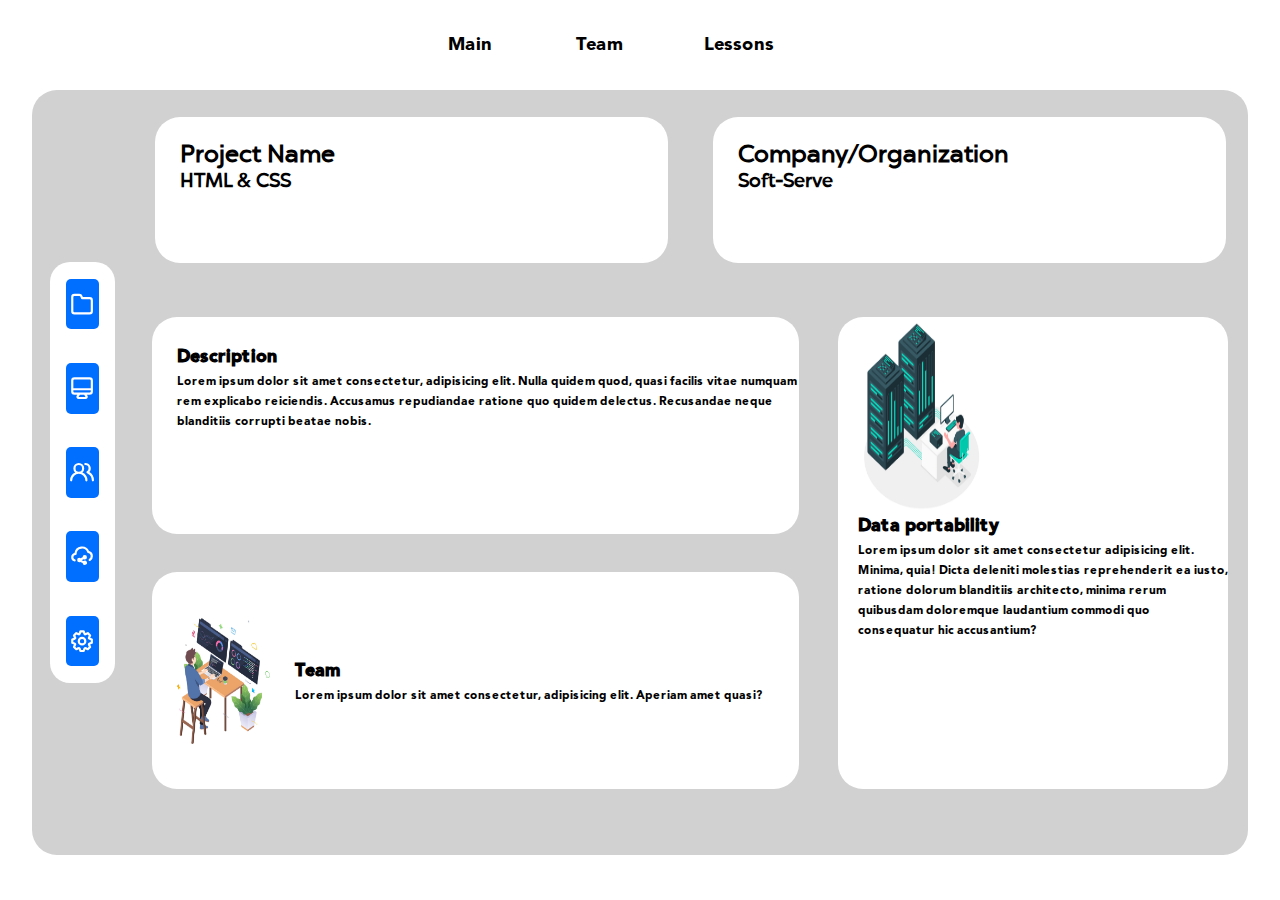
<file: index.html>
<!DOCTYPE html>
<html lang="en">

<head>
    <meta charset="UTF-8">
    <meta name="viewport" content="width=device-width, initial-scale=1.0">
    <meta http-equiv="X-UA-Compatible" content="ie=edge">
    <title>Home</title>
    <link rel="stylesheet" href="style.css">
</head>

<body>
    <div class="main-content">
        <div class="title">
            <ul class="menu">
                <li class="menu-links">
                    <a href="index.html" class="menu-item">Main</a>
                </li>
                <li class="menu-links">
                    <a href="team.html" class="menu-item">Team</a>
                </li>
                <li class="menu-links">
                    <a href="lessons.html" class="menu-item">Lessons</a>
                </li>
            </ul>
        </div>
        <div class="content">
            <div class="mainToolBox">
                <div class="toolbox">
                    <a href="index.html" class="svg-item folder ">
                        <svg xmlns="http://www.w3.org/2000/svg" viewBox="0 0 24 24" class="miniToolBox folder-color">
                            <path
                                d="M19,5.5H12.72l-.32-1a3,3,0,0,0-2.84-2H5a3,3,0,0,0-3,3v13a3,3,0,0,0,3,3H19a3,3,0,0,0,3-3V8.5A3,3,0,0,0,19,5.5Zm1,13a1,1,0,0,1-1,1H5a1,1,0,0,1-1-1V5.5a1,1,0,0,1,1-1H9.56a1,1,0,0,1,.95.68l.54,1.64A1,1,0,0,0,12,7.5h7a1,1,0,0,1,1,1Z" />
                        </svg>
                    </a>
                    <a href="account.html" class="svg-item folder account"><svg xmlns="http://www.w3.org/2000/svg" viewBox="0 0 24 24"
                            class="miniToolBox" >
                            <path
                                d="M19,2H5A3,3,0,0,0,2,5V15a3,3,0,0,0,3,3H7.64l-.58,1a2,2,0,0,0,0,2,2,2,0,0,0,1.75,1h6.46A2,2,0,0,0,17,21a2,2,0,0,0,0-2l-.59-1H19a3,3,0,0,0,3-3V5A3,3,0,0,0,19,2ZM8.77,20,10,18H14l1.2,2ZM20,15a1,1,0,0,1-1,1H5a1,1,0,0,1-1-1V14H20Zm0-3H4V5A1,1,0,0,1,5,4H19a1,1,0,0,1,1,1Z" />
                        </svg></a>
                    <a href="#" class="svg-item folder group"><svg xmlns="http://www.w3.org/2000/svg" viewBox="0 0 24 24"
                            class="miniToolBox">
                            <path
                                d="M12.3,12.22A4.92,4.92,0,0,0,14,8.5a5,5,0,0,0-10,0,4.92,4.92,0,0,0,1.7,3.72A8,8,0,0,0,1,19.5a1,1,0,0,0,2,0,6,6,0,0,1,12,0,1,1,0,0,0,2,0A8,8,0,0,0,12.3,12.22ZM9,11.5a3,3,0,1,1,3-3A3,3,0,0,1,9,11.5Zm9.74.32A5,5,0,0,0,15,3.5a1,1,0,0,0,0,2,3,3,0,0,1,3,3,3,3,0,0,1-1.5,2.59,1,1,0,0,0-.5.84,1,1,0,0,0,.45.86l.39.26.13.07a7,7,0,0,1,4,6.38,1,1,0,0,0,2,0A9,9,0,0,0,18.74,11.82Z" />
                        </svg></a>
                    <a href="#" class="svg-item folder cloud"><svg xmlns="http://www.w3.org/2000/svg" data-name="Layer 1"
                            viewBox="0 0 24 24" class="miniToolBox">
                            <path
                                d="M14.5,15a2,2,0,1,0-2-2l-1.9.87a2,2,0,0,0-1.1-.33,2,2,0,0,0,0,4,1.88,1.88,0,0,0,.92-.24l2.1,1a2,2,0,1,0,.8-1.84l-1.75-.8,1.91-.88A2,2,0,0,0,14.5,15Zm3.92-7.78A7,7,0,0,0,5.06,9.11a4,4,0,0,0-.38,7.66,1.13,1.13,0,0,0,.32.05,1,1,0,0,0,.32-2A2,2,0,0,1,4,13a2,2,0,0,1,2-2,1,1,0,0,0,1-1,5,5,0,0,1,9.73-1.61,1,1,0,0,0,.78.67,3,3,0,0,1,1,5.53,1,1,0,1,0,1,1.74A5,5,0,0,0,22,12,5,5,0,0,0,18.42,7.22Z" />
                        </svg></a>
                    <a href="#" class="svg-item folder settings"><svg xmlns="http://www.w3.org/2000/svg" viewBox="0 0 24 24"
                            class="miniToolBox">
                            <path
                                d="M21.32,9.55l-1.89-.63.89-1.78A1,1,0,0,0,20.13,6L18,3.87a1,1,0,0,0-1.15-.19l-1.78.89-.63-1.89A1,1,0,0,0,13.5,2h-3a1,1,0,0,0-.95.68L8.92,4.57,7.14,3.68A1,1,0,0,0,6,3.87L3.87,6a1,1,0,0,0-.19,1.15l.89,1.78-1.89.63A1,1,0,0,0,2,10.5v3a1,1,0,0,0,.68.95l1.89.63-.89,1.78A1,1,0,0,0,3.87,18L6,20.13a1,1,0,0,0,1.15.19l1.78-.89.63,1.89a1,1,0,0,0,.95.68h3a1,1,0,0,0,.95-.68l.63-1.89,1.78.89A1,1,0,0,0,18,20.13L20.13,18a1,1,0,0,0,.19-1.15l-.89-1.78,1.89-.63A1,1,0,0,0,22,13.5v-3A1,1,0,0,0,21.32,9.55ZM20,12.78l-1.2.4A2,2,0,0,0,17.64,16l.57,1.14-1.1,1.1L16,17.64a2,2,0,0,0-2.79,1.16l-.4,1.2H11.22l-.4-1.2A2,2,0,0,0,8,17.64l-1.14.57-1.1-1.1L6.36,16A2,2,0,0,0,5.2,13.18L4,12.78V11.22l1.2-.4A2,2,0,0,0,6.36,8L5.79,6.89l1.1-1.1L8,6.36A2,2,0,0,0,10.82,5.2l.4-1.2h1.56l.4,1.2A2,2,0,0,0,16,6.36l1.14-.57,1.1,1.1L17.64,8a2,2,0,0,0,1.16,2.79l1.2.4ZM12,8a4,4,0,1,0,4,4A4,4,0,0,0,12,8Zm0,6a2,2,0,1,1,2-2A2,2,0,0,1,12,14Z" />
                        </svg></a>
                </div>
            </div>
            <div class="text-content">
                <div class="projectname">
                    <h2>Project Name</h2>
                    <h3>HTML & CSS</h3>
                </div>
                <div class="Company-Organization">
                    <h2>Company/Organization</h2>
                    <h3>Soft-Serve</h3>
                </div>
                <div class="div-Content">
                    <div class="Description">
                        <h2>Description</h2>
                        <p>Lorem ipsum dolor sit amet consectetur, adipisicing elit. Nulla quidem quod, quasi
                            facilis vitae numquam rem explicabo reiciendis. Accusamus repudiandae ratione quo quidem
                            delectus.
                            Recusandae neque blanditiis corrupti beatae nobis.</p>
                    </div>
                    <div class="Team">
                        <div class="Team-img"></div>
                        <div class="text-team">
                            <h2>Team</h2>
                            <p>Lorem ipsum dolor sit amet consectetur, adipisicing elit. Aperiam amet quasi?</p>
                        </div>
                    </div>
                </div>
                <div class="Data-portability">
                    <div class="Data-portability-img"></div>
                    <div class="text-data-portability">
                        <h2>Data portability</h2>
                        <p>Lorem ipsum dolor sit amet consectetur adipisicing elit. Minima, quia! Dicta deleniti
                            molestias
                            reprehenderit ea iusto, ratione dolorum blanditiis architecto, minima rerum quibusdam
                            doloremque laudantium commodi quo consequatur hic accusantium?</p>
                    </div>
                </div>
            </div>
        </div>
    </div>

</body>

</html>
</file>
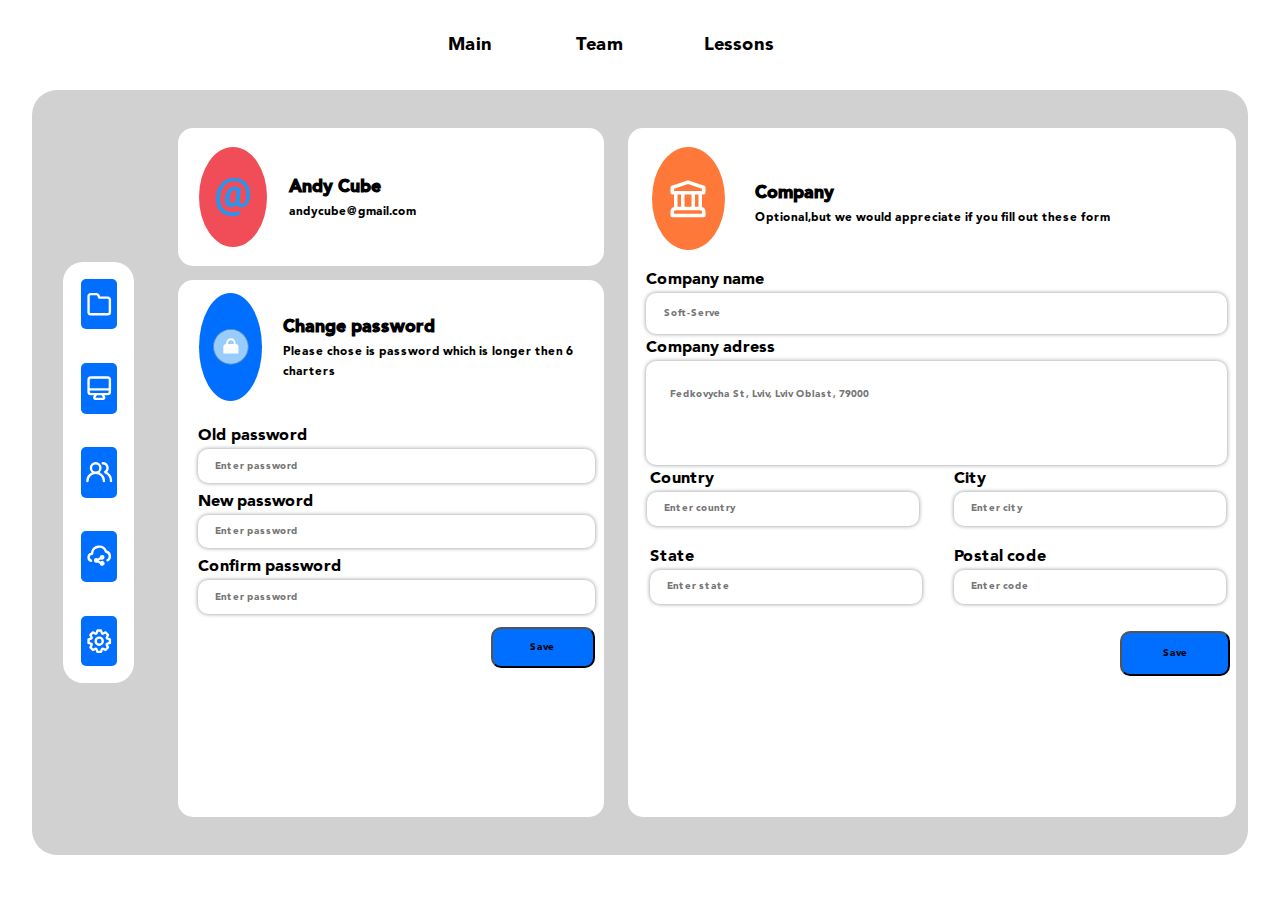
<file: account.html>
<!DOCTYPE html>
<html lang="en">

<head>
    <meta charset="UTF-8">
    <meta name="viewport" content="width=device-width, initial-scale=1.0">
    <meta http-equiv="X-UA-Compatible" content="ie=edge">
    <title>Account</title>
    <link rel="stylesheet" href="style.css">
</head>

<body>
    <div class="main-content">
        <div class="title">
            <ul class="menu">
                <li class="menu-links">
                    <a href="index.html" class="menu-item">Main</a>
                </li>
                <li class="menu-links">
                    <a href="team.html" class="menu-item">Team</a>
                </li>
                <li class="menu-links">
                    <a href="lessons.html" class="menu-item">Lessons</a>
                </li>
            </ul>
        </div>
        <div class="content  account-content">
            <div class="mainToolBox">
                <div class="toolbox">
                    <a href="index.html" class="svg-item folder ">
                        <svg xmlns="http://www.w3.org/2000/svg" viewBox="0 0 24 24" class="miniToolBox folder-color">
                            <path
                                d="M19,5.5H12.72l-.32-1a3,3,0,0,0-2.84-2H5a3,3,0,0,0-3,3v13a3,3,0,0,0,3,3H19a3,3,0,0,0,3-3V8.5A3,3,0,0,0,19,5.5Zm1,13a1,1,0,0,1-1,1H5a1,1,0,0,1-1-1V5.5a1,1,0,0,1,1-1H9.56a1,1,0,0,1,.95.68l.54,1.64A1,1,0,0,0,12,7.5h7a1,1,0,0,1,1,1Z" />
                        </svg>
                    </a>
                    <a href="account.html" class="svg-item folder account"><svg xmlns="http://www.w3.org/2000/svg"
                            viewBox="0 0 24 24" class="miniToolBox">
                            <path
                                d="M19,2H5A3,3,0,0,0,2,5V15a3,3,0,0,0,3,3H7.64l-.58,1a2,2,0,0,0,0,2,2,2,0,0,0,1.75,1h6.46A2,2,0,0,0,17,21a2,2,0,0,0,0-2l-.59-1H19a3,3,0,0,0,3-3V5A3,3,0,0,0,19,2ZM8.77,20,10,18H14l1.2,2ZM20,15a1,1,0,0,1-1,1H5a1,1,0,0,1-1-1V14H20Zm0-3H4V5A1,1,0,0,1,5,4H19a1,1,0,0,1,1,1Z" />
                        </svg></a>
                    <a href="#" class="svg-item folder group"><svg xmlns="http://www.w3.org/2000/svg"
                            viewBox="0 0 24 24" class="miniToolBox">
                            <path
                                d="M12.3,12.22A4.92,4.92,0,0,0,14,8.5a5,5,0,0,0-10,0,4.92,4.92,0,0,0,1.7,3.72A8,8,0,0,0,1,19.5a1,1,0,0,0,2,0,6,6,0,0,1,12,0,1,1,0,0,0,2,0A8,8,0,0,0,12.3,12.22ZM9,11.5a3,3,0,1,1,3-3A3,3,0,0,1,9,11.5Zm9.74.32A5,5,0,0,0,15,3.5a1,1,0,0,0,0,2,3,3,0,0,1,3,3,3,3,0,0,1-1.5,2.59,1,1,0,0,0-.5.84,1,1,0,0,0,.45.86l.39.26.13.07a7,7,0,0,1,4,6.38,1,1,0,0,0,2,0A9,9,0,0,0,18.74,11.82Z" />
                        </svg></a>
                    <a href="#" class="svg-item folder cloud"><svg xmlns="http://www.w3.org/2000/svg"
                            data-name="Layer 1" viewBox="0 0 24 24" class="miniToolBox">
                            <path
                                d="M14.5,15a2,2,0,1,0-2-2l-1.9.87a2,2,0,0,0-1.1-.33,2,2,0,0,0,0,4,1.88,1.88,0,0,0,.92-.24l2.1,1a2,2,0,1,0,.8-1.84l-1.75-.8,1.91-.88A2,2,0,0,0,14.5,15Zm3.92-7.78A7,7,0,0,0,5.06,9.11a4,4,0,0,0-.38,7.66,1.13,1.13,0,0,0,.32.05,1,1,0,0,0,.32-2A2,2,0,0,1,4,13a2,2,0,0,1,2-2,1,1,0,0,0,1-1,5,5,0,0,1,9.73-1.61,1,1,0,0,0,.78.67,3,3,0,0,1,1,5.53,1,1,0,1,0,1,1.74A5,5,0,0,0,22,12,5,5,0,0,0,18.42,7.22Z" />
                        </svg></a>
                    <a href="#" class="svg-item folder settings"><svg xmlns="http://www.w3.org/2000/svg"
                            viewBox="0 0 24 24" class="miniToolBox">
                            <path
                                d="M21.32,9.55l-1.89-.63.89-1.78A1,1,0,0,0,20.13,6L18,3.87a1,1,0,0,0-1.15-.19l-1.78.89-.63-1.89A1,1,0,0,0,13.5,2h-3a1,1,0,0,0-.95.68L8.92,4.57,7.14,3.68A1,1,0,0,0,6,3.87L3.87,6a1,1,0,0,0-.19,1.15l.89,1.78-1.89.63A1,1,0,0,0,2,10.5v3a1,1,0,0,0,.68.95l1.89.63-.89,1.78A1,1,0,0,0,3.87,18L6,20.13a1,1,0,0,0,1.15.19l1.78-.89.63,1.89a1,1,0,0,0,.95.68h3a1,1,0,0,0,.95-.68l.63-1.89,1.78.89A1,1,0,0,0,18,20.13L20.13,18a1,1,0,0,0,.19-1.15l-.89-1.78,1.89-.63A1,1,0,0,0,22,13.5v-3A1,1,0,0,0,21.32,9.55ZM20,12.78l-1.2.4A2,2,0,0,0,17.64,16l.57,1.14-1.1,1.1L16,17.64a2,2,0,0,0-2.79,1.16l-.4,1.2H11.22l-.4-1.2A2,2,0,0,0,8,17.64l-1.14.57-1.1-1.1L6.36,16A2,2,0,0,0,5.2,13.18L4,12.78V11.22l1.2-.4A2,2,0,0,0,6.36,8L5.79,6.89l1.1-1.1L8,6.36A2,2,0,0,0,10.82,5.2l.4-1.2h1.56l.4,1.2A2,2,0,0,0,16,6.36l1.14-.57,1.1,1.1L17.64,8a2,2,0,0,0,1.16,2.79l1.2.4ZM12,8a4,4,0,1,0,4,4A4,4,0,0,0,12,8Zm0,6a2,2,0,1,1,2-2A2,2,0,0,1,12,14Z" />
                        </svg></a>
                </div>
            </div>
            <div class="BigBox">
                <div class="email">
                    <div class="svg-email">
                        <svg xmlns="http://www.w3.org/2000/svg" width="48" height="48" viewBox="0 0 48 48">
                            <path fill="#2196F3"
                                d="M40.977,22.892c-0.15,3.471-1.008,6.226-2.573,8.266s-3.671,3.059-6.313,3.059c-1.167,0-2.173-0.251-3.021-0.752c-0.847-0.499-1.486-1.22-1.921-2.154c-1.355,1.897-3.125,2.847-5.307,2.847c-1.979,0-3.511-0.835-4.594-2.502c-1.084-1.668-1.492-3.869-1.221-6.607c0.244-2.236,0.811-4.227,1.699-5.969c0.887-1.74,2.009-3.08,3.364-4.015c1.355-0.935,2.819-1.403,4.392-1.403c1.938,0,3.592,0.448,4.961,1.344l1.281,0.873L30.688,27.63c-0.136,1.07-0.018,1.891,0.356,2.459c0.372,0.57,0.965,0.854,1.778,0.854c1.247,0,2.291-0.729,3.131-2.187c0.84-1.456,1.301-3.362,1.383-5.723c0.23-4.731-0.721-8.368-2.855-10.907c-2.136-2.541-5.298-3.813-9.485-3.813c-2.617,0-4.948,0.664-6.994,1.993c-2.047,1.329-3.661,3.217-4.839,5.664c-1.18,2.445-1.845,5.247-1.994,8.406c-0.216,4.798,0.746,8.509,2.888,11.131c2.141,2.623,5.347,3.934,9.617,3.934c1.125,0,2.304-0.124,3.538-0.376c1.232-0.251,2.298-0.587,3.191-1.006l0.773,3.13c-0.827,0.543-1.941,0.981-3.346,1.313C26.429,42.836,25.015,43,23.592,43c-3.579,0-6.628-0.723-9.149-2.164c-2.521-1.444-4.402-3.571-5.642-6.385c-1.24-2.813-1.779-6.173-1.617-10.074C7.346,20.634,8.2,17.28,9.747,14.313c1.544-2.969,3.648-5.264,6.313-6.881C18.722,5.811,21.728,5,25.076,5c3.401,0,6.33,0.729,8.783,2.186c2.452,1.456,4.289,3.54,5.51,6.251C40.59,16.148,41.125,19.299,40.977,22.892z M20.542,25.047c-0.15,1.789,0.007,3.148,0.468,4.076c0.459,0.929,1.206,1.395,2.236,1.395c0.664,0,1.294-0.292,1.891-0.876c0.596-0.583,1.092-1.422,1.484-2.521l0.854-9.617c-0.527-0.177-1.071-0.264-1.626-0.264c-1.559,0-2.769,0.664-3.629,1.992C21.358,20.56,20.799,22.5,20.542,25.047z" />
                        </svg>
                    </div>
                    <div>
                        <h2>Andy Cube</h2>
                        <p>andycube@gmail.com</p>
                    </div>
                </div>
                <div class="password">
                    <div class="block25">
                        <div class="svg-password">
                            <svg xmlns="http://www.w3.org/2000/svg" viewBox="0 0 40 40 " class="svg-cmp">
                                <path fill="#98ccfd"
                                    d="M20,38.5C9.799,38.5,1.5,30.201,1.5,20S9.799,1.5,20,1.5S38.5,9.799,38.5,20S30.201,38.5,20,38.5z" />
                                <path fill="#4788c7"
                                    d="M20,2c9.925,0,18,8.075,18,18s-8.075,18-18,18S2,29.925,2,20S10.075,2,20,2 M20,1 C9.507,1,1,9.507,1,20s8.507,19,19,19s19-8.507,19-19S30.493,1,20,1L20,1z" />
                                <path fill="#fff"
                                    d="M25,17H15c-1.657,0-3,1.343-3,3v7h16v-7C28,18.343,26.657,17,25,17z" />
                                <path fill="none" stroke="#fff" stroke-miterlimit="10" stroke-width="2"
                                    d="M20,24L20,24c-2.2,0-4-1.8-4-4v-4c0-2.2,1.8-4,4-4 h0c2.2,0,4,1.8,4,4v4C24,22.2,22.2,24,20,24z" />
                            </svg>
                        </div>
                        <div>
                            <h2>Change password</h2>

                            <p> Please chose is password which is longer then 6 charters</p>
                        </div>
                    </div>

                    <div class="password-details">
                        <form action="https://formspree.io/FORM_ID" method="POST">
                        <label for="Old password" class="name">Old password</label>
                        <input type="password" class="Old-password" id="Old password" placeholder="Enter password">
                        <label for="New password" class="name">New password</label>
                        <input type="password" class="New-password" id="New password" placeholder="Enter password">
                        <label for="Confirm password" class="name">Confirm password</label>
                        <input type="password" class="Confirm-password" id="Confirm password"
                            placeholder="Enter password">
                        <label for="button" class="name"></label>
                        <input type="button" class="Save" id="Save" value="Save">
                        </form>
                    </div>
                </div>
            </div>
            <div class="Company">
                <div class="company-main-box">
                    <div class="svg-company">
                        <svg xmlns="http://www.w3.org/2000/svg" data-name="Layer 1" viewBox="0 0 25 25" class="svg-cmp">
                            <path
                                d="M21,10a.99974.99974,0,0,0,1-1V6a.9989.9989,0,0,0-.68359-.94824l-9-3a1.002,1.002,0,0,0-.63282,0l-9,3A.9989.9989,0,0,0,2,6V9a.99974.99974,0,0,0,1,1H4v7.18427A2.99507,2.99507,0,0,0,2,20v2a.99974.99974,0,0,0,1,1H21a.99974.99974,0,0,0,1-1V20a2.99507,2.99507,0,0,0-2-2.81573V10ZM20,21H4V20a1.001,1.001,0,0,1,1-1H19a1.001,1.001,0,0,1,1,1ZM6,17V10H8v7Zm4,0V10h4v7Zm6,0V10h2v7ZM4,8V6.7207l8-2.667,8,2.667V8Z" />
                        </svg>
                    </div>
                    <div class="company-details">
                        <h2>Company</h2>
                        <p>Optional,but we would appreciate if you fill out these form</p>
                    </div>
                </div>
                <label for="Name" class="name">Company name</label>
                <input type="text" class="Soft-Serve" id="Name" placeholder="Soft-Serve">
                <label for="adress" class="name">Company adress</label>
                <textarea name="adress" id="adress" class="adress"placeholder="Fedkovycha St, Lviv, Lviv Oblast, 79000"></textarea>
                <form
                action="https://formspree.io/FORM_ID"
                method="POST"
              >
                <div class="place-details">
                    <div class="Country1"><label for="Country" class="name">Country</label>
                        <input type="text" class="country" id="Country" placeholder="Enter country"></div>

                    <div class="City1"><label for="City" class="name">City</label>
                        <input type="text" class="city" id="City" placeholder="Enter city"></div>

                    <div class="State1"><label for="State" class="name">State</label>
                        <input type="text" class="state" id="State" placeholder="Enter state"></div>

                    <div class="Postal-code1"><label for="Postal-code" class="name">Postal code</label>
                        <input type="text" class="postal-code" id="Postal-code" placeholder="Enter code"></div>
                </div>
                <div><label for="button" class="name"></label>
                    <input type="button" class="save2" id="Save2" value="Save">
                </div>
                </form>

            </div>

        </div>

    </div>

</body>

</html>
</file>
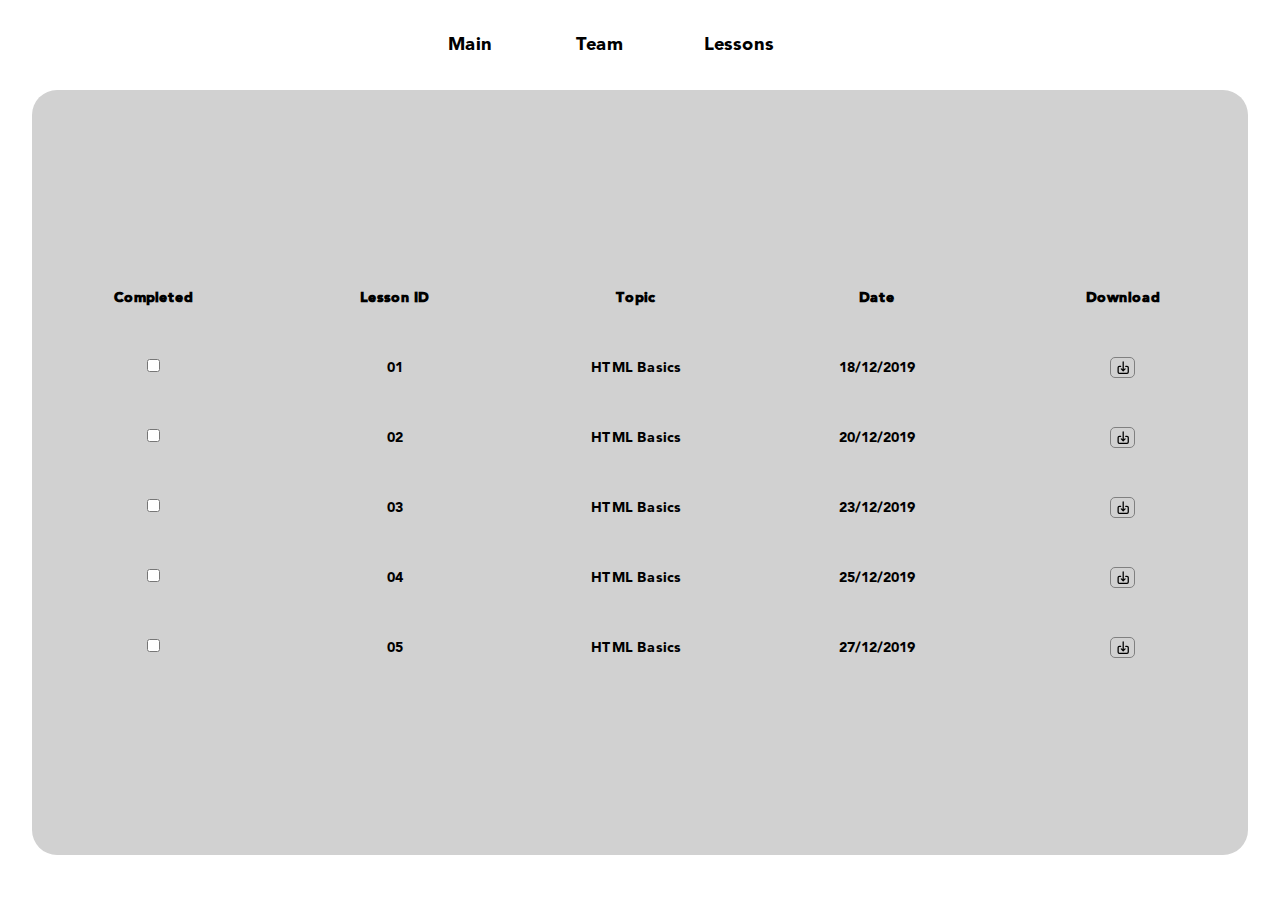
<file: lessons.html>
<!DOCTYPE html>
<html lang="en">

<head>
    <meta charset="UTF-8">
    <meta name="viewport" content="width=device-width, initial-scale=1.0">
    <meta http-equiv="X-UA-Compatible" content="ie=edge">
    <title>Lessons</title>
    <link rel="stylesheet" href="style.css">
</head>

<body>
    <div class="main-content">
        <div class="title">
            <ul class="menu">
                <li class="menu-links">
                    <a href="index.html" class="menu-item">Main</a>
                </li>
                <li class="menu-links">
                    <a href="team.html" class="menu-item">Team</a>
                </li>
                <li class="menu-links">
                    <a href="lessons.html" class="menu-item">Lessons</a>
                </li>
            </ul>
        </div>
        <div class="content table-content">
            <table>
                <tr>
                    <th>Completed</th>
                    <th>Lesson ID</th>
                    <th>Topic</th>
                    <th>Date</th>
                    <th>Download</th>
                </tr>
                <tr class="line-hover">
                    <td class="border-radius-left "><input type="checkbox"></td>
                    <td>01</td>
                    <td>HTML Basics</td>
                    <td>18/12/2019</td>
                    <td class="td-download border-radius-right">
                        <div class="download">
                            <svg xmlns="http://www.w3.org/2000/svg" viewBox="0 0 24 24" class="svg-button">
                                <path
                                    d="M8.29,13.29a1,1,0,0,0,0,1.42l3,3a1,1,0,0,0,1.42,0l3-3a1,1,0,0,0-1.42-1.42L13,14.59V3a1,1,0,0,0-2,0V14.59l-1.29-1.3A1,1,0,0,0,8.29,13.29ZM18,9H16a1,1,0,0,0,0,2h2a1,1,0,0,1,1,1v7a1,1,0,0,1-1,1H6a1,1,0,0,1-1-1V12a1,1,0,0,1,1-1H8A1,1,0,0,0,8,9H6a3,3,0,0,0-3,3v7a3,3,0,0,0,3,3H18a3,3,0,0,0,3-3V12A3,3,0,0,0,18,9Z" />
                            </svg>
                        </div>
                    </td>
                </tr>
                <tr class="line-hover">
                    <td class="border-radius-left"><input type="checkbox"></td>
                    <td>02</td>
                    <td>HTML Basics</td>
                    <td>20/12/2019</td>
                    <td class="td-download border-radius-right">
                        <div class="download">
                            <svg xmlns="http://www.w3.org/2000/svg" viewBox="0 0 24 24" class="svg-button">
                                <path
                                    d="M8.29,13.29a1,1,0,0,0,0,1.42l3,3a1,1,0,0,0,1.42,0l3-3a1,1,0,0,0-1.42-1.42L13,14.59V3a1,1,0,0,0-2,0V14.59l-1.29-1.3A1,1,0,0,0,8.29,13.29ZM18,9H16a1,1,0,0,0,0,2h2a1,1,0,0,1,1,1v7a1,1,0,0,1-1,1H6a1,1,0,0,1-1-1V12a1,1,0,0,1,1-1H8A1,1,0,0,0,8,9H6a3,3,0,0,0-3,3v7a3,3,0,0,0,3,3H18a3,3,0,0,0,3-3V12A3,3,0,0,0,18,9Z" />
                            </svg>
                        </div>
                    </td>
                </tr>
                <tr class="line-hover">
                    <td class="border-radius-left"><input type="checkbox"></td>
                    <td>03</td>
                    <td>HTML Basics</td>
                    <td>23/12/2019</td>
                    <td class="td-download border-radius-right">
                        <div class="download">
                            <svg xmlns="http://www.w3.org/2000/svg" viewBox="0 0 24 24" class="svg-button">
                                <path
                                    d="M8.29,13.29a1,1,0,0,0,0,1.42l3,3a1,1,0,0,0,1.42,0l3-3a1,1,0,0,0-1.42-1.42L13,14.59V3a1,1,0,0,0-2,0V14.59l-1.29-1.3A1,1,0,0,0,8.29,13.29ZM18,9H16a1,1,0,0,0,0,2h2a1,1,0,0,1,1,1v7a1,1,0,0,1-1,1H6a1,1,0,0,1-1-1V12a1,1,0,0,1,1-1H8A1,1,0,0,0,8,9H6a3,3,0,0,0-3,3v7a3,3,0,0,0,3,3H18a3,3,0,0,0,3-3V12A3,3,0,0,0,18,9Z" />
                            </svg>
                        </div>
                    </td>
                </tr>
                <tr class="line-hover">
                    <td class="border-radius-left"><input type="checkbox"></td>
                    <td>04</td>
                    <td>HTML Basics</td>
                    <td>25/12/2019</td>
                    <td class="td-download border-radius-right">
                        <div class="download">
                            <svg xmlns="http://www.w3.org/2000/svg" viewBox="0 0 24 24" class="svg-button">
                                <path
                                    d="M8.29,13.29a1,1,0,0,0,0,1.42l3,3a1,1,0,0,0,1.42,0l3-3a1,1,0,0,0-1.42-1.42L13,14.59V3a1,1,0,0,0-2,0V14.59l-1.29-1.3A1,1,0,0,0,8.29,13.29ZM18,9H16a1,1,0,0,0,0,2h2a1,1,0,0,1,1,1v7a1,1,0,0,1-1,1H6a1,1,0,0,1-1-1V12a1,1,0,0,1,1-1H8A1,1,0,0,0,8,9H6a3,3,0,0,0-3,3v7a3,3,0,0,0,3,3H18a3,3,0,0,0,3-3V12A3,3,0,0,0,18,9Z" />
                            </svg>
                        </div>
                    </td>
                </tr>
                <tr class="line-hover">
                    <td class="border-radius-left"><input type="checkbox"></td>
                    <td>05</td>
                    <td>HTML Basics</td>
                    <td>27/12/2019</td>
                    <td class="td-download border-radius-right">
                        <div class="download">
                            <svg xmlns="http://www.w3.org/2000/svg" viewBox="0 0 24 24" class="svg-button">
                                <path
                                    d="M8.29,13.29a1,1,0,0,0,0,1.42l3,3a1,1,0,0,0,1.42,0l3-3a1,1,0,0,0-1.42-1.42L13,14.59V3a1,1,0,0,0-2,0V14.59l-1.29-1.3A1,1,0,0,0,8.29,13.29ZM18,9H16a1,1,0,0,0,0,2h2a1,1,0,0,1,1,1v7a1,1,0,0,1-1,1H6a1,1,0,0,1-1-1V12a1,1,0,0,1,1-1H8A1,1,0,0,0,8,9H6a3,3,0,0,0-3,3v7a3,3,0,0,0,3,3H18a3,3,0,0,0,3-3V12A3,3,0,0,0,18,9Z" />
                            </svg>
                        </div>
                    </td>
                </tr>
            </table>
        </div>
    </div>
</body>

</html>
</file>
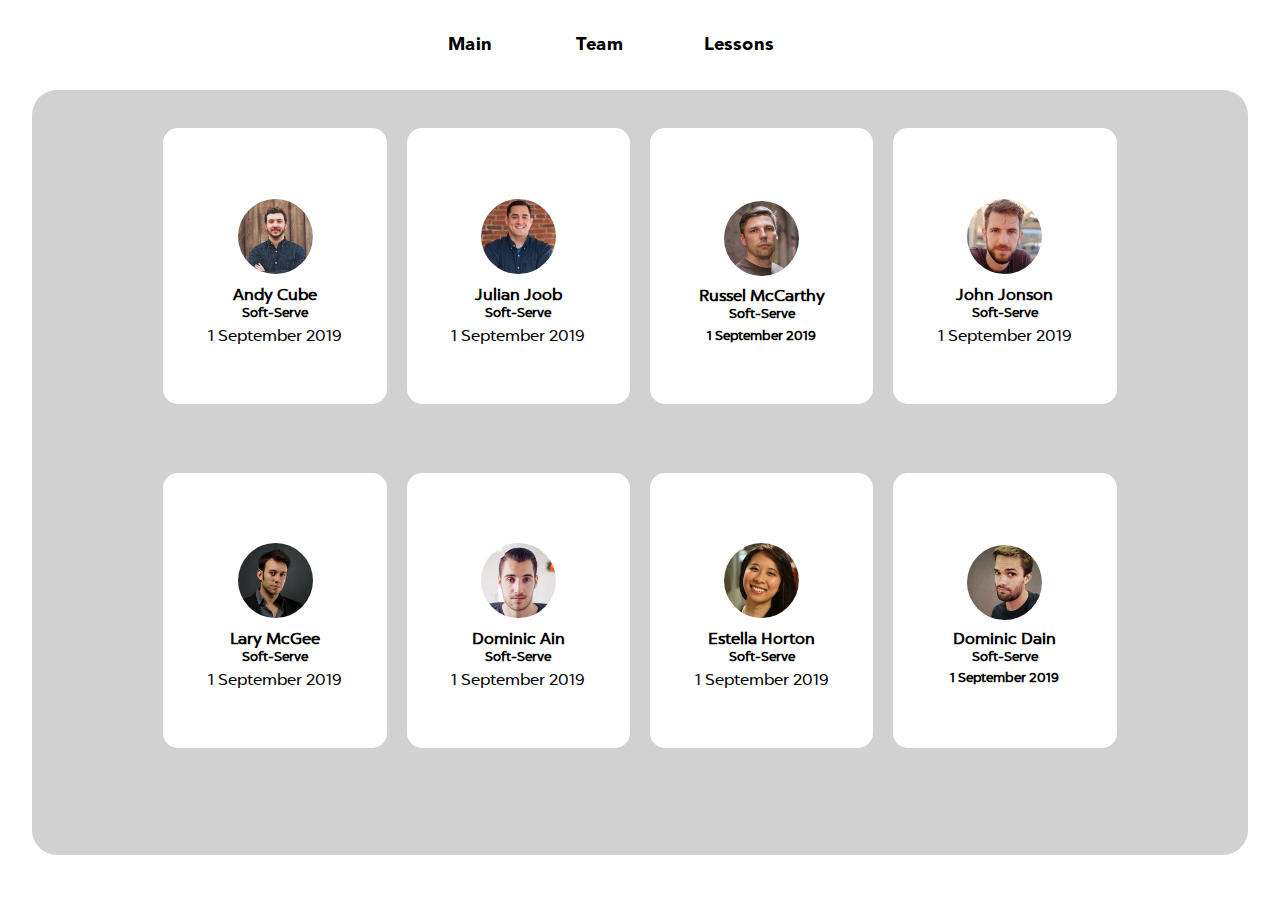
<file: team.html>
<!DOCTYPE html>
<html lang="en">

<head>
    <meta charset="UTF-8">
    <meta name="viewport" content="width=device-width, initial-scale=1.0">
    <meta http-equiv="X-UA-Compatible" content="ie=edge">
    <title>Team</title>
    <link rel="stylesheet" href="style.css">
</head>

<body>
    <div class="main-content">
        <div class="title">
            <ul class="menu">
                <li class="menu-links">
                    <a href="index.html" class="menu-item">Main</a>
                </li>
                <li class="menu-links">
                    <a href="team.html" class="menu-item">Team</a>
                </li>
                <li class="menu-links">
                    <a href="lessons.html" class="menu-item">Lessons</a>
                </li>
            </ul>
        </div>
        <div class="content content2">
            <div class="in-box">
                <div class="team-main-content">
                    <div class="team-photo">
                        <div class="svgboxtrash-1">
                            <svg xmlns="http://www.w3.org/2000/svg" viewBox="0 0 24 24" class="svg-trash1">
                                <path
                                    d="M10,18a1,1,0,0,0,1-1V11a1,1,0,0,0-2,0v6A1,1,0,0,0,10,18ZM20,6H16V5a3,3,0,0,0-3-3H11A3,3,0,0,0,8,5V6H4A1,1,0,0,0,4,8H5V19a3,3,0,0,0,3,3h8a3,3,0,0,0,3-3V8h1a1,1,0,0,0,0-2ZM10,5a1,1,0,0,1,1-1h2a1,1,0,0,1,1,1V6H10Zm7,14a1,1,0,0,1-1,1H8a1,1,0,0,1-1-1V8H17Zm-3-1a1,1,0,0,0,1-1V11a1,1,0,0,0-2,0v6A1,1,0,0,0,14,18Z" />
                                </svg>
                        </div>
                        <div class="photo1"></div>
                        <h4 class="text-Photo hover-color">Andy Cube</h4>
                        <h5 class="hover-color">Soft-Serve</h5>
                        <p class="year hover-color">1 September 2019</p>
                        
                    </div>
                </div>
                <div class="team-main-content">
                    <div class="team-photo">
                        <div class="svgboxtrash-1">
                            <svg xmlns="http://www.w3.org/2000/svg" viewBox="0 0 24 24" class="svg-trash1">
                                <path
                                    d="M10,18a1,1,0,0,0,1-1V11a1,1,0,0,0-2,0v6A1,1,0,0,0,10,18ZM20,6H16V5a3,3,0,0,0-3-3H11A3,3,0,0,0,8,5V6H4A1,1,0,0,0,4,8H5V19a3,3,0,0,0,3,3h8a3,3,0,0,0,3-3V8h1a1,1,0,0,0,0-2ZM10,5a1,1,0,0,1,1-1h2a1,1,0,0,1,1,1V6H10Zm7,14a1,1,0,0,1-1,1H8a1,1,0,0,1-1-1V8H17Zm-3-1a1,1,0,0,0,1-1V11a1,1,0,0,0-2,0v6A1,1,0,0,0,14,18Z" />
                                </svg>
                        </div>
                        <div class="photo2"></div>
                        <h4 class="text-Photo hover-color">Julian Joob</h4>
                        <h5 class="hover-color">Soft-Serve</h5>
                        <p class="year hover-color">1 September 2019</p>

                    </div>
                </div>
                <div class="team-main-content">
                    <div class="team-photo">
                        <div class="svgboxtrash-1">
                            <svg xmlns="http://www.w3.org/2000/svg" viewBox="0 0 24 24" class="svg-trash1">
                                <path
                                    d="M10,18a1,1,0,0,0,1-1V11a1,1,0,0,0-2,0v6A1,1,0,0,0,10,18ZM20,6H16V5a3,3,0,0,0-3-3H11A3,3,0,0,0,8,5V6H4A1,1,0,0,0,4,8H5V19a3,3,0,0,0,3,3h8a3,3,0,0,0,3-3V8h1a1,1,0,0,0,0-2ZM10,5a1,1,0,0,1,1-1h2a1,1,0,0,1,1,1V6H10Zm7,14a1,1,0,0,1-1,1H8a1,1,0,0,1-1-1V8H17Zm-3-1a1,1,0,0,0,1-1V11a1,1,0,0,0-2,0v6A1,1,0,0,0,14,18Z" />
                                </svg>
                        </div>
                        <div class="photo3"></div>
                        <h4 class="text-Photo hover-color">Russel McCarthy</h4>
                        <h5 class="hover-color">Soft-Serve</h5class="hover-color">
                            <p class="year hover-color">1 September 2019</p>

                    </div>
                </div>
                <div class="team-main-content">
                    <div class="team-photo">
                        <div class="svgboxtrash-1">
                            <svg xmlns="http://www.w3.org/2000/svg" viewBox="0 0 24 24" class="svg-trash1">
                                <path
                                    d="M10,18a1,1,0,0,0,1-1V11a1,1,0,0,0-2,0v6A1,1,0,0,0,10,18ZM20,6H16V5a3,3,0,0,0-3-3H11A3,3,0,0,0,8,5V6H4A1,1,0,0,0,4,8H5V19a3,3,0,0,0,3,3h8a3,3,0,0,0,3-3V8h1a1,1,0,0,0,0-2ZM10,5a1,1,0,0,1,1-1h2a1,1,0,0,1,1,1V6H10Zm7,14a1,1,0,0,1-1,1H8a1,1,0,0,1-1-1V8H17Zm-3-1a1,1,0,0,0,1-1V11a1,1,0,0,0-2,0v6A1,1,0,0,0,14,18Z" />
                                </svg>
                        </div>
                        <div class="photo4 hover-color"></div>
                        <h4 class="text-Photo hover-color">John Jonson</h4>
                        <h5 class="hover-color">Soft-Serve</h5>
                        <p class="year hover-color">1 September 2019</p>

                    </div>
                </div>
                <div class="team-main-content">
                    <div class="team-photo">
                        <div class="svgboxtrash-1">
                            <svg xmlns="http://www.w3.org/2000/svg" viewBox="0 0 24 24" class="svg-trash1">
                                <path
                                    d="M10,18a1,1,0,0,0,1-1V11a1,1,0,0,0-2,0v6A1,1,0,0,0,10,18ZM20,6H16V5a3,3,0,0,0-3-3H11A3,3,0,0,0,8,5V6H4A1,1,0,0,0,4,8H5V19a3,3,0,0,0,3,3h8a3,3,0,0,0,3-3V8h1a1,1,0,0,0,0-2ZM10,5a1,1,0,0,1,1-1h2a1,1,0,0,1,1,1V6H10Zm7,14a1,1,0,0,1-1,1H8a1,1,0,0,1-1-1V8H17Zm-3-1a1,1,0,0,0,1-1V11a1,1,0,0,0-2,0v6A1,1,0,0,0,14,18Z" />
                                </svg>
                        </div>
                        <div class="photo5 hover-color"></div>
                        <h4 class="text-Photo hover-color">Lary McGee</h4>
                        <h5 class="hover-color">Soft-Serve</h5>
                        <p class="year hover-color">1 September 2019</p>

                    </div>
                </div>
                <div class="team-main-content">
                    <div class="team-photo">
                        <div class="svgboxtrash-1">
                            <svg xmlns="http://www.w3.org/2000/svg" viewBox="0 0 24 24" class="svg-trash1">
                                <path
                                    d="M10,18a1,1,0,0,0,1-1V11a1,1,0,0,0-2,0v6A1,1,0,0,0,10,18ZM20,6H16V5a3,3,0,0,0-3-3H11A3,3,0,0,0,8,5V6H4A1,1,0,0,0,4,8H5V19a3,3,0,0,0,3,3h8a3,3,0,0,0,3-3V8h1a1,1,0,0,0,0-2ZM10,5a1,1,0,0,1,1-1h2a1,1,0,0,1,1,1V6H10Zm7,14a1,1,0,0,1-1,1H8a1,1,0,0,1-1-1V8H17Zm-3-1a1,1,0,0,0,1-1V11a1,1,0,0,0-2,0v6A1,1,0,0,0,14,18Z" />
                                </svg>
                        </div>
                        <div class="photo6 hover-color"></div>
                        <h4 class="text-Photo hover-color">Dominic Ain</h4>
                        <h5 class="hover-color">Soft-Serve</h5>
                        <p class="year hover-color">1 September 2019</p>

                    </div>
                </div>
                <div class="team-main-content">
                    <div class="team-photo">
                        <div class="svgboxtrash-1">
                            <svg xmlns="http://www.w3.org/2000/svg" viewBox="0 0 24 24" class="svg-trash1">
                                <path
                                    d="M10,18a1,1,0,0,0,1-1V11a1,1,0,0,0-2,0v6A1,1,0,0,0,10,18ZM20,6H16V5a3,3,0,0,0-3-3H11A3,3,0,0,0,8,5V6H4A1,1,0,0,0,4,8H5V19a3,3,0,0,0,3,3h8a3,3,0,0,0,3-3V8h1a1,1,0,0,0,0-2ZM10,5a1,1,0,0,1,1-1h2a1,1,0,0,1,1,1V6H10Zm7,14a1,1,0,0,1-1,1H8a1,1,0,0,1-1-1V8H17Zm-3-1a1,1,0,0,0,1-1V11a1,1,0,0,0-2,0v6A1,1,0,0,0,14,18Z" />
                                </svg>
                        </div>
                        <div class="photo7 hover-color"></div>
                        <h4 class="text-Photo hover-color">Estella Horton</h4>
                        <h5 class="hover-color">Soft-Serve</h5>
                        <p class="year hover-color">1 September 2019</p>

                    </div>
                </div>
                <div class="team-main-content">
                    <div class="team-photo">
                        <div class="svgboxtrash-1">
                            <svg xmlns="http://www.w3.org/2000/svg" viewBox="0 0 24 24" class="svg-trash1">
                                <path
                                    d="M10,18a1,1,0,0,0,1-1V11a1,1,0,0,0-2,0v6A1,1,0,0,0,10,18ZM20,6H16V5a3,3,0,0,0-3-3H11A3,3,0,0,0,8,5V6H4A1,1,0,0,0,4,8H5V19a3,3,0,0,0,3,3h8a3,3,0,0,0,3-3V8h1a1,1,0,0,0,0-2ZM10,5a1,1,0,0,1,1-1h2a1,1,0,0,1,1,1V6H10Zm7,14a1,1,0,0,1-1,1H8a1,1,0,0,1-1-1V8H17Zm-3-1a1,1,0,0,0,1-1V11a1,1,0,0,0-2,0v6A1,1,0,0,0,14,18Z" />
                                </svg>
                        </div>
                        <div class="photo8 hover-color"></div>
                        <h4 class="text-Photo hover-color">Dominic Dain</h4>
                        <h5 class="hover-color">Soft-Serve</h5class="hover-color">
                            <p class="year hover-color">1 September 2019</p>

                    </div>
                </div>

            </div>
        </div>
    </div>
    </div>


    </div>
</body>

</html>
</file>
<file: style.css>
* {
    margin: 0;
    padding: 0;
    box-sizing: border-box;
}

@font-face {
    font-family: bahij-sultannahia;
    src: url("fonts/bahij-sultannahia.ttf");
}

@font-face {
    font-family: ChronicaPro-Regular;
    src: url("fonts/ChronicaPro-Regular.ttf");
}

.main-content {
    height: 100vh;
    width: 100%;
}

.title {
    display: flex;
    line-height: 10vh;
}

.menu {
    display: flex;
    width: 100%;
    height: 10vh;
    justify-content: center;
}

.menu-links {
    list-style-type: none;
}

.menu-links,
.menu-item {
    width: 10%;
    height: 100%;

}

.menu-item {
    text-decoration: none;
    color: black;
    font-size: 25px;
    font-family: bahij-sultannahia;
    transition-duration: 0.2s;
    transition-property: color;
}

.menu-item:hover {
    color: rgb(0, 110, 255);
}

.content {
    height: 85vh;
    width: 95%;
    background-color: rgb(209, 209, 209);
    border-radius: 25px;
    display: flex;
    margin: auto;

}

.mainToolBox {
    width: 9%;
    height: 100%;
    display: flex;
    justify-content: center;
    align-items: center;

}

.toolbox {
    display: flex;
    width: 65%;
    height: 55%;
    border-radius: 20px;
    background-color: white;
    flex-direction: column;
    justify-content: space-around;
    align-items: center;

}

.miniToolBox {
    width: 80%;
    height: 80%;
}

.svg-item {
    display: block;
    width: 50%;
    height: 12%;
    display: flex;
    align-items: center;
    justify-content: center;
    border-radius: 5px;
    background-color: rgb(0, 110, 255);
    position: relative;
    fill: white;

}

.folder {
    background-color: rgb(0, 110, 255);
    position: relative;
}

.folder::after {
    content: "Project";
    color: rgb(7, 111, 248);
    text-align: center;
    line-height: 36px;
    position: absolute;
    width: 180%;
    height: 100%;
    border-radius: 0 5px 5px 0;
    left: 0;
    background-color: rgb(7, 111, 248);
    transform: scaleX(0);
    transition-duration: 0.8s;
    transition-property: transform, left, color;
    visibility: hidden;
    font-family: 'ChronicaPro-Regular';
    font-size: 0.7em;
    cursor: pointer;
}

.folder:hover::after {
    transform: scale(1);
    left: 26.8px;
    color: white;
    visibility: visible;
}


.folder-color {
    fill: white;
}

.account::after {
    content: "Account";

}

.groups::after {
    content: "Groups";
}

.cloud::after {
    content: "Cloud";
}

.settings::after {
    content: "Settings";
}

.text-content {
    width: 100%;
    height: 95%;
    display: flex;
    flex-wrap: wrap;
    justify-content: space-around;
    align-items: center;

}

.projectname {
    display: block;
    width: 46%;
    height: 20%;
    padding-top: 25px;
    padding-left: 25px;
    border-radius: 25px;
    align-items: center;
    justify-content: space-between;
    background-color: white;
    font-family: ChronicaPro-Regular;

}

.Company-Organization {
    display: block;
    width: 46%;
    height: 20%;
    padding-top: 25px;
    padding-left: 25px;
    border-radius: 25px;
    align-items: center;
    justify-content: space-between;
    background-color: white;
    font-family: ChronicaPro-Regular;
}

.div-Content {
    width: 58%;
    height: 65%;
    display: flex;
    flex-direction: column;
    justify-content: space-between;
}

.Description {
    display: block;
    width: 100%;
    height: 46%;
    border-radius: 25px;
    align-items: center;
    padding-top: 25px;
    padding-left: 25px;
    justify-content: space-between;
    background-color: white;
    font-family: bahij-sultannahia;
}

.Team {
    width: 100%;
    height: 46%;
    border-radius: 25px;
    align-items: center;
    padding-left: 25px;
    display: flex;
    background-color: white;
    font-family: bahij-sultannahia;

}


.Team-img {
    width: 15%;
    height: 60%;
    background-image: url("images/team.jpg");
    background-size: 100% 100%;
}

.text-team {
    padding-left: 25px;
}

.text-data-portability {
    padding-left: 20px;

}

.Data-portability {
    width: 35%;
    height: 65%;
    border-radius: 25px;
    align-items: center;
    background-color: white;
    font-family: bahij-sultannahia;
}

.Data-portability-img {
    width: 30%;
    height: 40%;
    margin-top: 5px;
    padding-left: 10px;
    margin-left: 25px;
    background-image: url("images/data.jpg");
    background-size: 100% 100%;

}

.in-box {
    width: 80%;
    height: 90%;
    display: flex;
    flex-wrap: wrap;
    justify-content: space-around;
    font-family: ChronicaPro-Regular;


}

.team-main-content {
    width: 23%;
    height: 40%;
    border-radius: 15px;
    background-color: white;
    display: flex;
    flex-direction: column;
    align-items: center;
    justify-content: space-around;
    text-align: center;
    transition-duration: 0.8s;
    transition-property: background-color;
}

.content2 {
    display: flex;
    flex-wrap: wrap;
    justify-content: center;
    align-items: center;
}

.team-photo {
    margin: auto;
    position: relative;
}

.year {
    display: block;
    margin-top: 5%;
}

.team-main-content:hover {
    background-color: rgb(0, 110, 255);
}

.team-main-content:hover .hover-color {
    color: white;
}

.photo1 {
    margin: 10% auto;
    width: 75px;
    height: 75px;
    background-image: url(images/1.jpg);
    background-size: 100%;
    border-radius: 50px;
}
.svgboxtrash-1{
    width: 50px;
    height: 50px;
    background-color: white;
    /* fill:rgb(0, 110, 255) ; */
    border-radius: 10px;
    right: -60px;
    top: -35px;
    position: absolute;
    display: none;
}
.svg-trash1 {
    display: block;
    width: 35px;
    height: 35px;
    fill :rgb(7, 111, 248) ;
}
.team-main-content:hover .svgboxtrash-1{
    display: block;
    display: flex;
    justify-content: center;
    align-items: center;

}

.photo2 {
    margin: 10% auto;
    width: 75px;
    height: 75px;
    background-image: url(images/2.jpg);
    background-size: 100%;
    border-radius: 50px;
}

.photo3 {
    margin: 10% auto;
    width: 75px;
    height: 75px;
    background-image: url(images/3.jpg);
    background-size: 100%;
    border-radius: 50px;
}

.photo4 {
    margin: 10% auto;
    width: 75px;
    height: 75px;
    background-image: url(images/4.jpg);
    background-size: 100%;
    border-radius: 50px;
}

.photo5 {
    margin: 10% auto;
    width: 75px;
    height: 75px;
    background-image: url(images/5.jpg);
    background-size: 100%;
    border-radius: 50px;
}

.photo6 {
    margin: 10% auto;
    width: 75px;
    height: 75px;
    background-image: url(images/6.jpg);
    background-size: 100%;
    border-radius: 50px;
}

.photo7 {
    margin: 10% auto;
    width: 75px;
    height: 75px;
    background-image: url(images/7.jpg);
    background-size: 100%;
    border-radius: 50px;
}

.photo8 {
    margin: 10% auto;
    width: 75px;
    height: 75px;
    background-image: url(images/8.jpg);
    background-size: 100%;
    border-radius: 50px;
}

table {
    border: none;
    margin: auto;
    font-family: bahij-sultannahia;
    font-size: larger;
    border-collapse: collapse;

}

td,
th {
    border: none;
    text-align: center;
    width: 250px;
    height: 70px;
}

rt {
    height: 2%;
}

.download {
    display: flex;
    align-items: center;
    justify-content: center;
    border: 1px solid gray;
    width: 10%;
    height: 30%;
    border-radius: 5px;

}

.download:hover {
    background-color: rgb(0, 110, 255);
}


.download:hover .svg-button {
    fill: white;
}

.table-content {
    display: flex;
    align-items: center;
}

.td-download {
    display: flex;
    justify-content: center;
    align-items: center;
}

.svg-button {
    width: 80%;
    height: 80%;
    fill: black;
}

.line-hover:hover {
    background-color: rgb(247, 240, 240);
}

.line-hover {
    transition-duration: 0.3s;
    transition-property: background-color;
}

.border-radius-right {
    border-radius: 0 20px 20px 0;
}

.border-radius-left {
    border-radius: 20px 0 0 20px;
}

.BigBox {
    display: flex;
    flex-direction: column;
    justify-content: space-between;
    width: 35%;
    height: 90%;
    border-radius: 15px;

}

.account-content {
    display: flex;
    justify-content: space-around;
    align-items: center;
    font-family: bahij-sultannahia;
}

.email {
    display: flex;
    align-items: center;
    width: 100%;
    height: 20%;
    background-color: white;
    border-radius: 15px;
    font-family: bahij-sultannahia;
}

.svg-email {
    display: flex;
    margin-top: 5%;
    border-radius: 50%;
    margin: 5%;
    width: 16%;
    height: 73%;
    background-color: #F04D59;
    justify-content: center;
    align-items: center;
}

.password {
    display: flex;
    flex-direction: column;
    width: 100%;
    height: 78%;
    background-color: white;
    border-radius: 15px;
    font-family: bahij-sultannahia;
}

.block25 {
    display: flex;
    align-items: center;
    width: 100%;
    height: 25%;
}

.svg-cmp {
    margin: auto;
    height: 50%;
    width: 60%;
    fill: white;
}

.svg-password {
    display: flex;
    margin-top: 5%;
    border-radius: 50%;
    margin: 5%;
    width: 16%;
    height: 80%;
    background-color: rgb(0, 110, 255);
    justify-content: center;
    align-items: center;

}

.password-details {
    margin-top: 2%;
    margin-left: 8px;
    display: flex;
    flex-direction: column;
    justify-content: start;
    align-items: left;
    font-family: bahij-sultannahia;
}

.Old-password {
    outline: none;
    border: none;
    border-radius: 10px;
    display: block;
    width: 95%;
    height: 6%;
    padding: 4%;
    margin-left: 3%;
    margin-bottom: 5px;
    box-shadow: 0 0 4px 0 rgb(143, 146, 150);
    font-family: bahij-sultannahia;
}

.Old-password:focus {
    box-shadow: none;
    border: 2px solid rgb(0, 110, 255);
    font-family: bahij-sultannahia;
}

.New-password {
    outline: none;
    border: none;
    border-radius: 10px;
    display: block;
    width: 95%;
    height: 6%;
    padding: 4%;
    margin-bottom: 5px;
    margin-left: 3%;
    box-shadow: 0 0 4px 0 rgb(143, 146, 150);
    font-family: bahij-sultannahia;
}

.New-password:focus {
    box-shadow: none;
    border: 2px solid rgb(0, 110, 255);
    font-family: bahij-sultannahia;
}

.Confirm-password {
    outline: none;
    border: none;
    border-radius: 10px;
    display: block;
    width: 95%;
    height: 6%;
    padding: 4%;
    margin-left: 3%;
    box-shadow: 0 0 4px 0 rgb(143, 146, 150);
    font-family: bahij-sultannahia;
}

.Confirm-password:focus {
    box-shadow: none;
    border: 2px solid rgb(0, 110, 255);
    font-family: bahij-sultannahia;
}

.Save {
    outline: none;
    outline: none;
    border-radius: 10px;
    display: block;
    width: 25%;
    height: 14%;
    margin-top: 13px;
    padding: 2%;
    margin-left: 73%;
    text-align: center;
    background-color: rgb(0, 110, 255);
    font-family: bahij-sultannahia;
}

.Save:focus {
    box-shadow: none;
    border: 2px solid rgb(0, 110, 255);
    font-family: bahij-sultannahia;
}

.Company {
    width: 50%;
    height: 90%;
    background-color: white;
    border-radius: 15px;
    font-family: bahij-sultannahia;

}

.company-main-box {
    display: flex;
    align-items: center;
    height: 20%;
    width: 100%;
    font-family: bahij-sultannahia;
}

.svg-company {
    margin-top: 0.5%;
    margin-left: 4%;
    width: 12%;
    height: 75%;
    border-radius: 50%;
    background-color: #FE7939;
    display: flex;
    justify-content: center;
    align-items: center;

}

.company-details {
    margin-top: 2%;
    margin-left: 5%;
    font-family: bahij-sultannahia;
}

.name {
    display: block;
    margin-left: 3%;
    font-size: 22px;
    font-family: bahij-sultannahia;
}

.Soft-Serve {
    outline: none;
    border: none;
    border-radius: 10px;
    display: block;
    width: 95.5%;
    height: 6%;
    padding: 3%;
    margin-left: 3%;
    box-shadow: 0 0 4px 0 rgb(143, 146, 150);
    font-family: bahij-sultannahia;
}

.Soft-Serve:focus {
    box-shadow: none;
    border: 2px solid rgb(0, 110, 255);
    font-family: bahij-sultannahia;
}

.adress {
    outline: none;
    border: none;
    border-radius: 10px;
    display: block;
    width: 95.5%;
    height: 15%;
    padding: 4%;
    margin-left: 3%;
    box-shadow: 0 0 4px 0 rgb(143, 146, 150);
    resize: none;
    font-family: bahij-sultannahia;
}

.adress:focus {
    box-shadow: none;
    border: 2px solid rgb(0, 110, 255);
    font-family: bahij-sultannahia;

}

.place-details {
    display: flex;
    flex-wrap: wrap;
    justify-content: space-around;
    margin-left: -16px;
    width: 100%;
    height: 30%;
    font-family: bahij-sultannahia;

}

.Country1 {
    width: 40%;
    display: block;
}

.country {
    outline: none;
    border: none;
    border-radius: 10px;
    display: flex;
    flex-wrap: wrap;
    justify-content: space-between;
    width: 112%;
    height: 5%;
    padding: 7%;
    margin-left: 2%;
    box-shadow: 0 0 4px 0 rgb(143, 146, 150);
    resize: none;
    font-family: bahij-sultannahia;
}

.country:focus {
    box-shadow: none;
    border: 2px solid rgb(0, 110, 255);
    font-family: bahij-sultannahia;

}

.City1 {
    width: 40%;
    display: block;
}

.city {
    outline: none;
    border: none;
    border-radius: 10px;
    display: flex;
    flex-wrap: wrap;
    justify-content: space-between;
    width: 112%;
    height: 6%;
    padding: 7%;
    margin-left: 3%;
    box-shadow: 0 0 4px 0 rgb(143, 146, 150);
    resize: none;
    font-family: bahij-sultannahia;
}

.city:focus {
    box-shadow: none;
    border: 2px solid rgb(0, 110, 255);
    font-family: bahij-sultannahia;

}

.State1 {
    width: 40%;
    display: block;
}

.state {
    outline: none;
    border: none;
    border-radius: 10px;
    display: flex;
    flex-wrap: wrap;
    justify-content: space-between;
    width: 112%;
    height: 6%;
    padding: 7%;
    margin-left: 3%;
    box-shadow: 0 0 4px 0 rgb(143, 146, 150);
    resize: none;
    font-family: bahij-sultannahia;
}

.state:focus {
    box-shadow: none;
    border: 2px solid rgb(0, 110, 255);
    font-family: bahij-sultannahia;

}

.Postal-code1 {
    width: 40%;
    display: block;
}

.postal-code {
    outline: none;
    border: none;
    border-radius: 10px;
    display: flex;
    flex-wrap: wrap;
    justify-content: space-between;
    width: 112%;
    height: 3%;
    padding: 7%;
    margin-left: 3%;
    box-shadow: 0 0 4px 0 rgb(143, 146, 150);
    resize: none;
    font-family: bahij-sultannahia;
}

.postal-code:focus {
    box-shadow: none;
    border: 2px solid rgb(0, 110, 255);
    font-family: bahij-sultannahia;

}

.save2 {
    outline: none;
    outline: none;
    border-radius: 10px;
    display: block;
    width: 18%;
    height: 5%;
    margin-top: 10px;
    padding: 2%;
    margin-left: 81%;
    text-align: center;
    background-color: rgb(0, 110, 255);
    font-family: bahij-sultannahia;
}

.save2:focus {
    box-shadow: none;
    border: 2px solid rgb(0, 110, 255);
    font-family: bahij-sultannahia;
}
</file>
